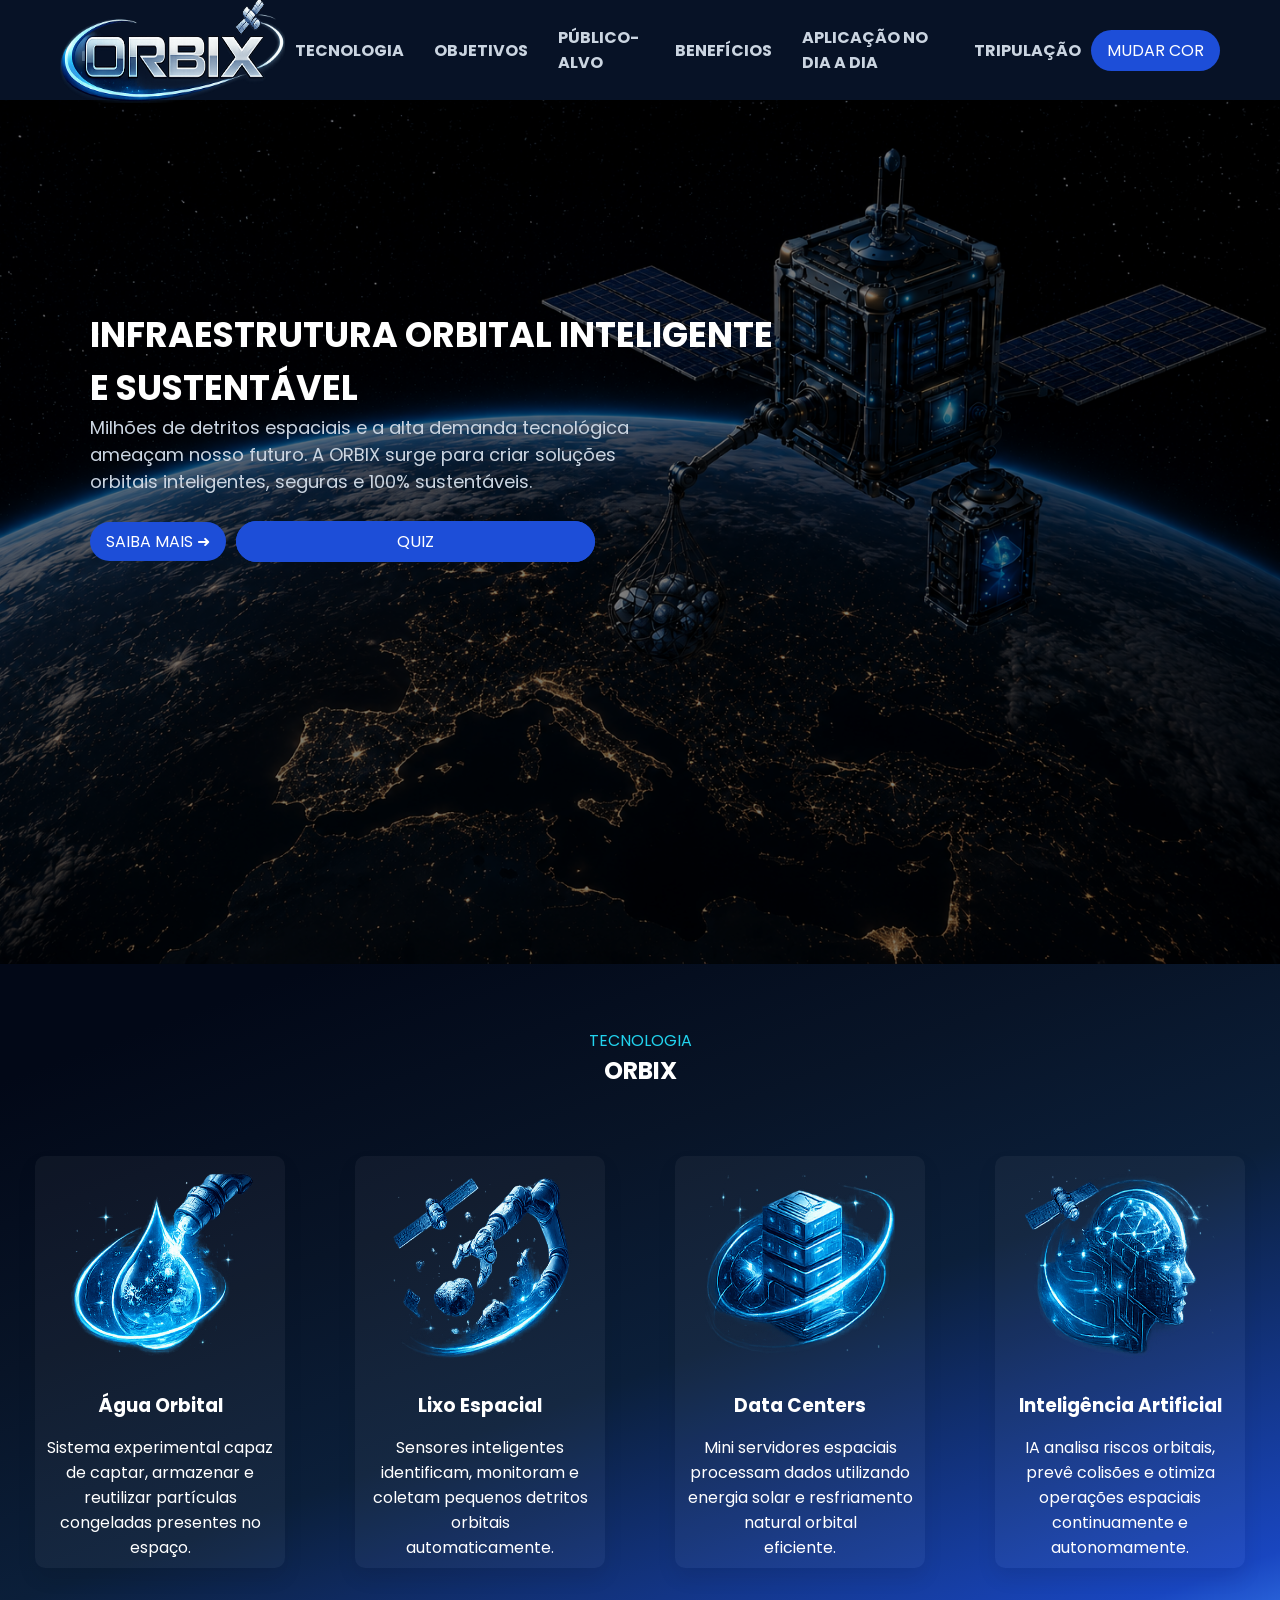
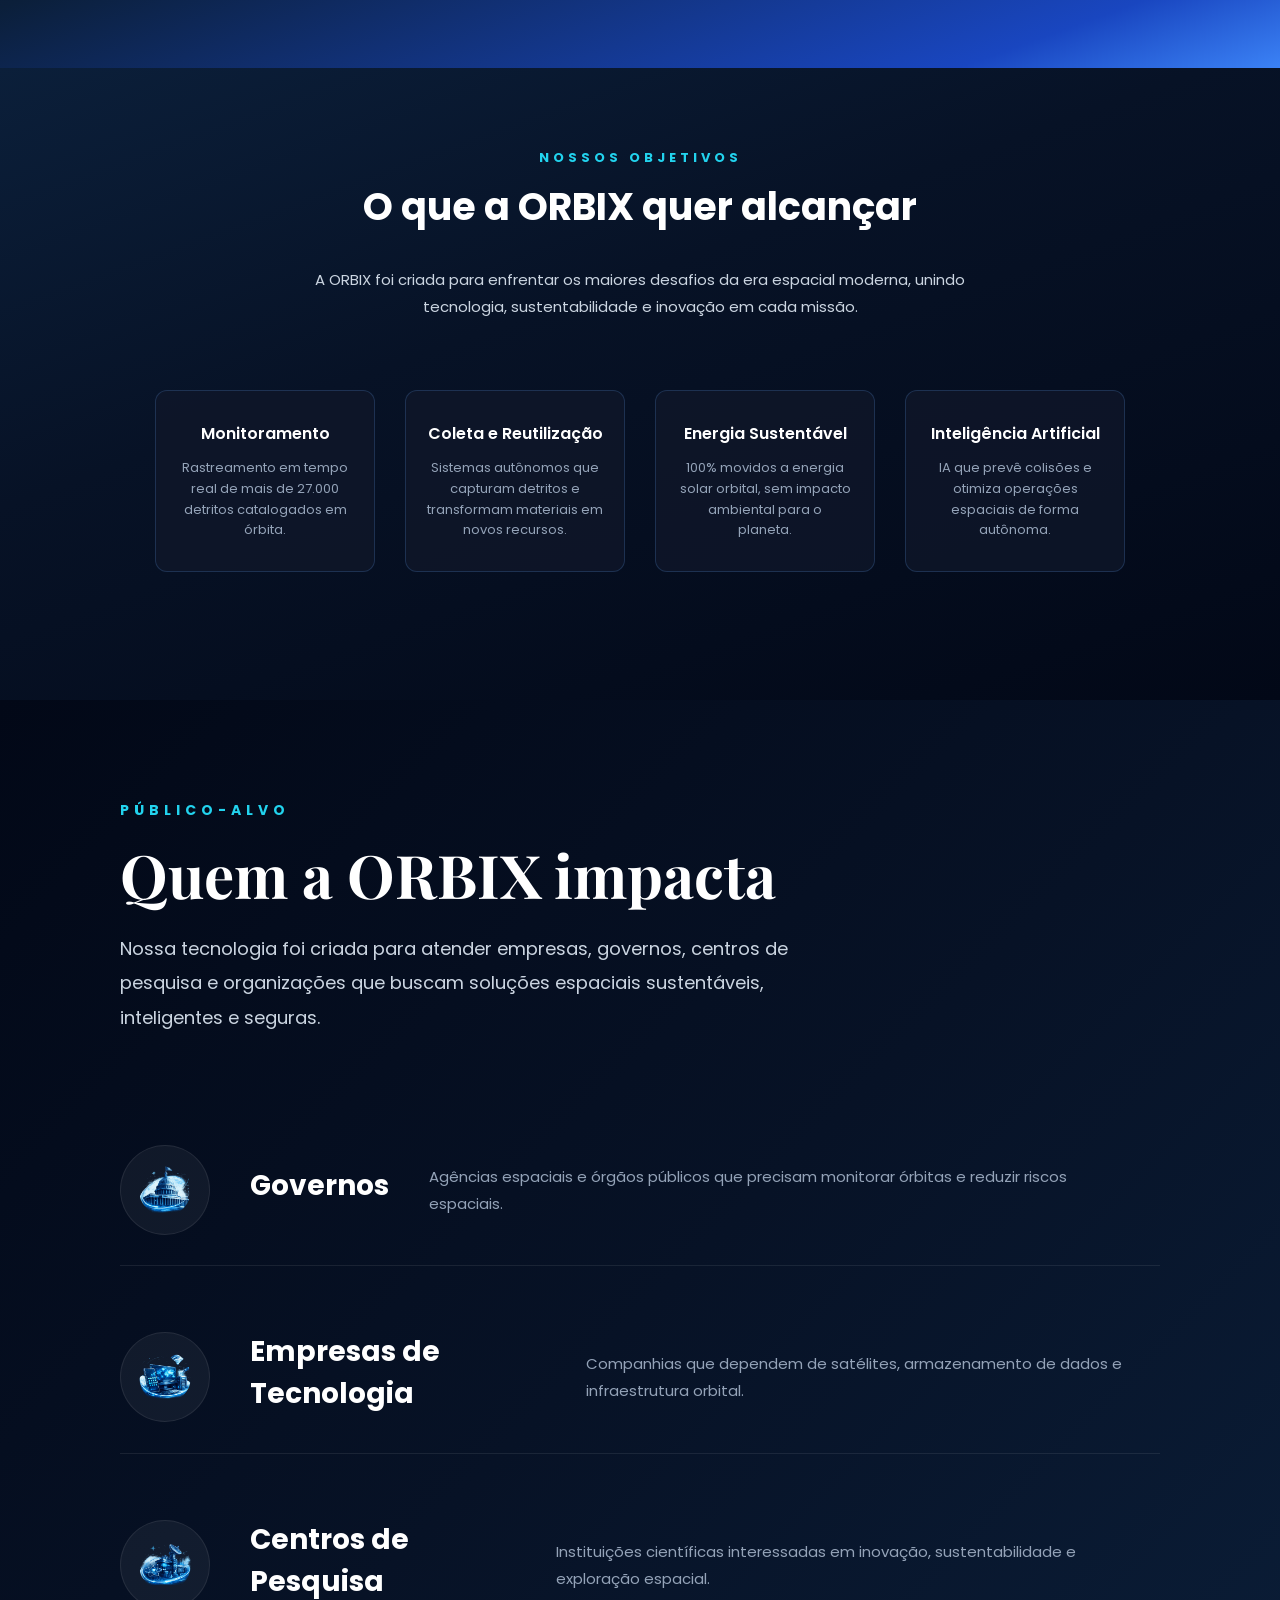
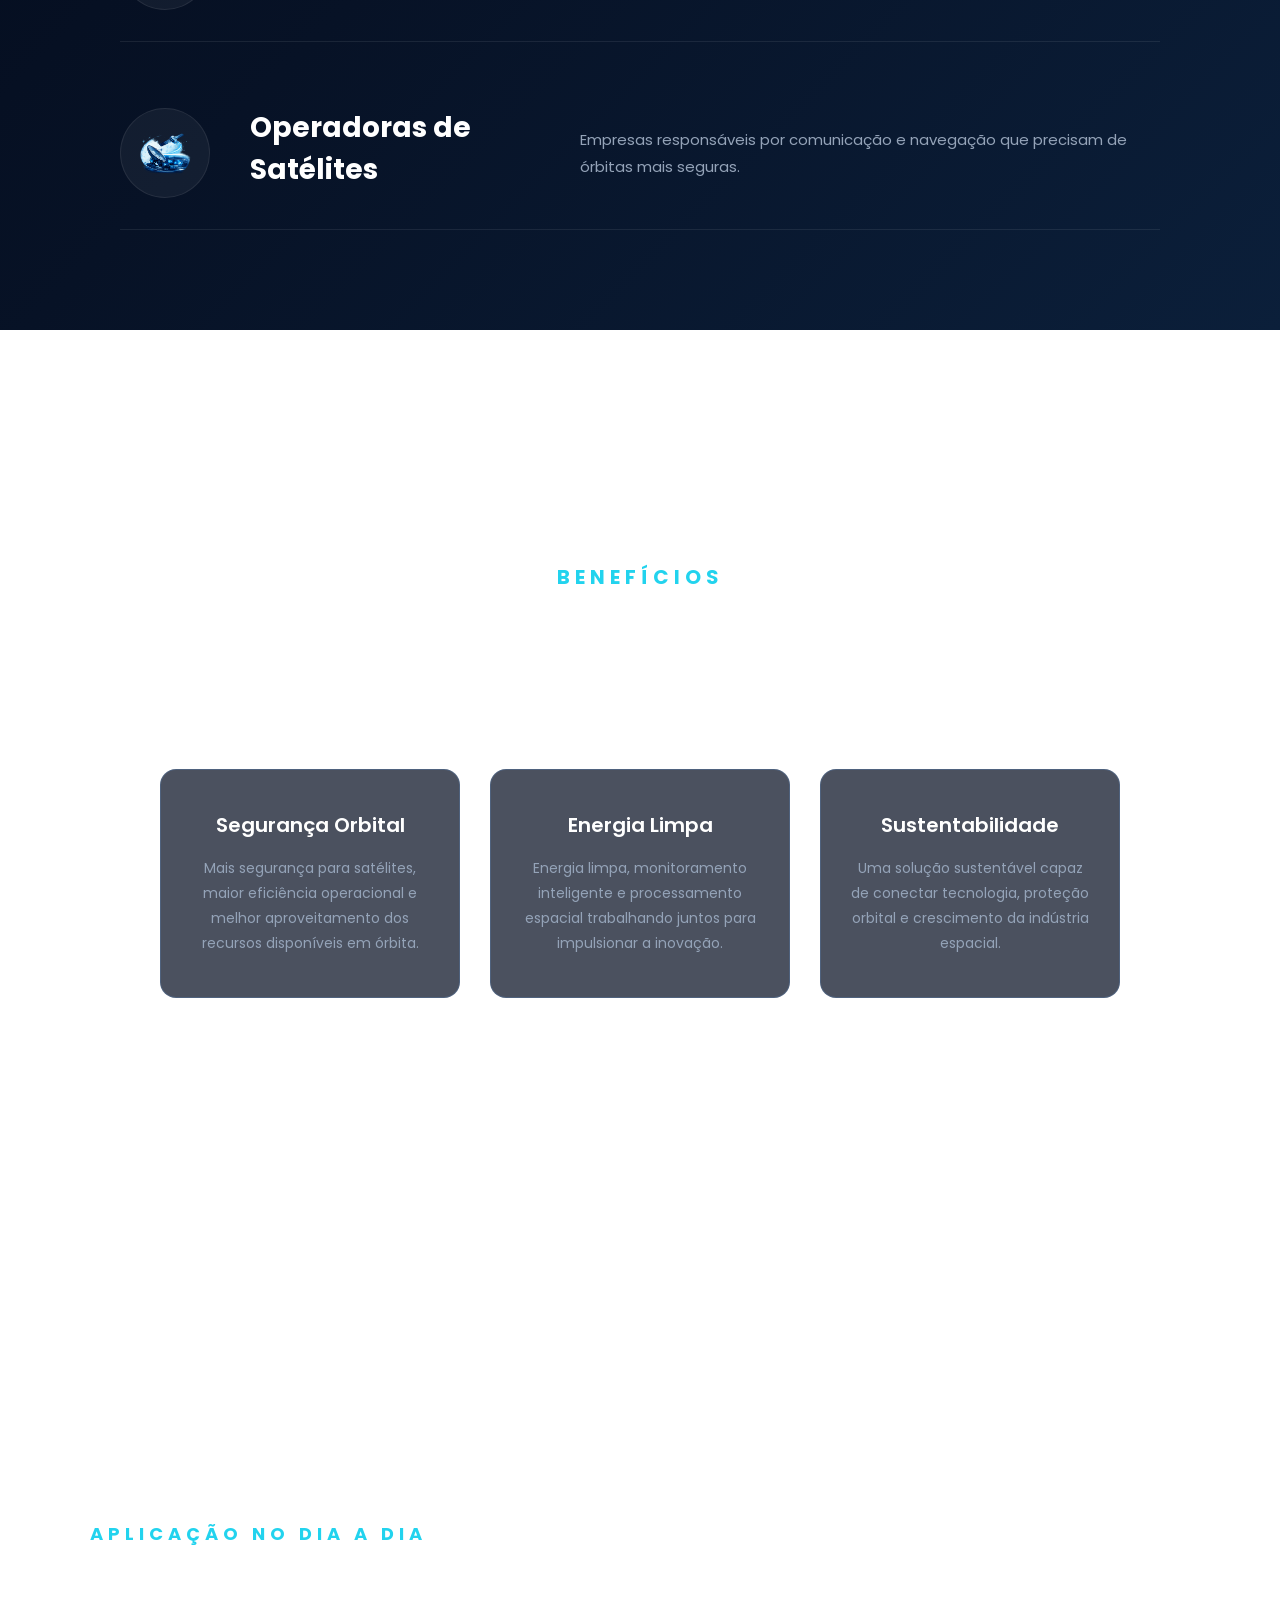
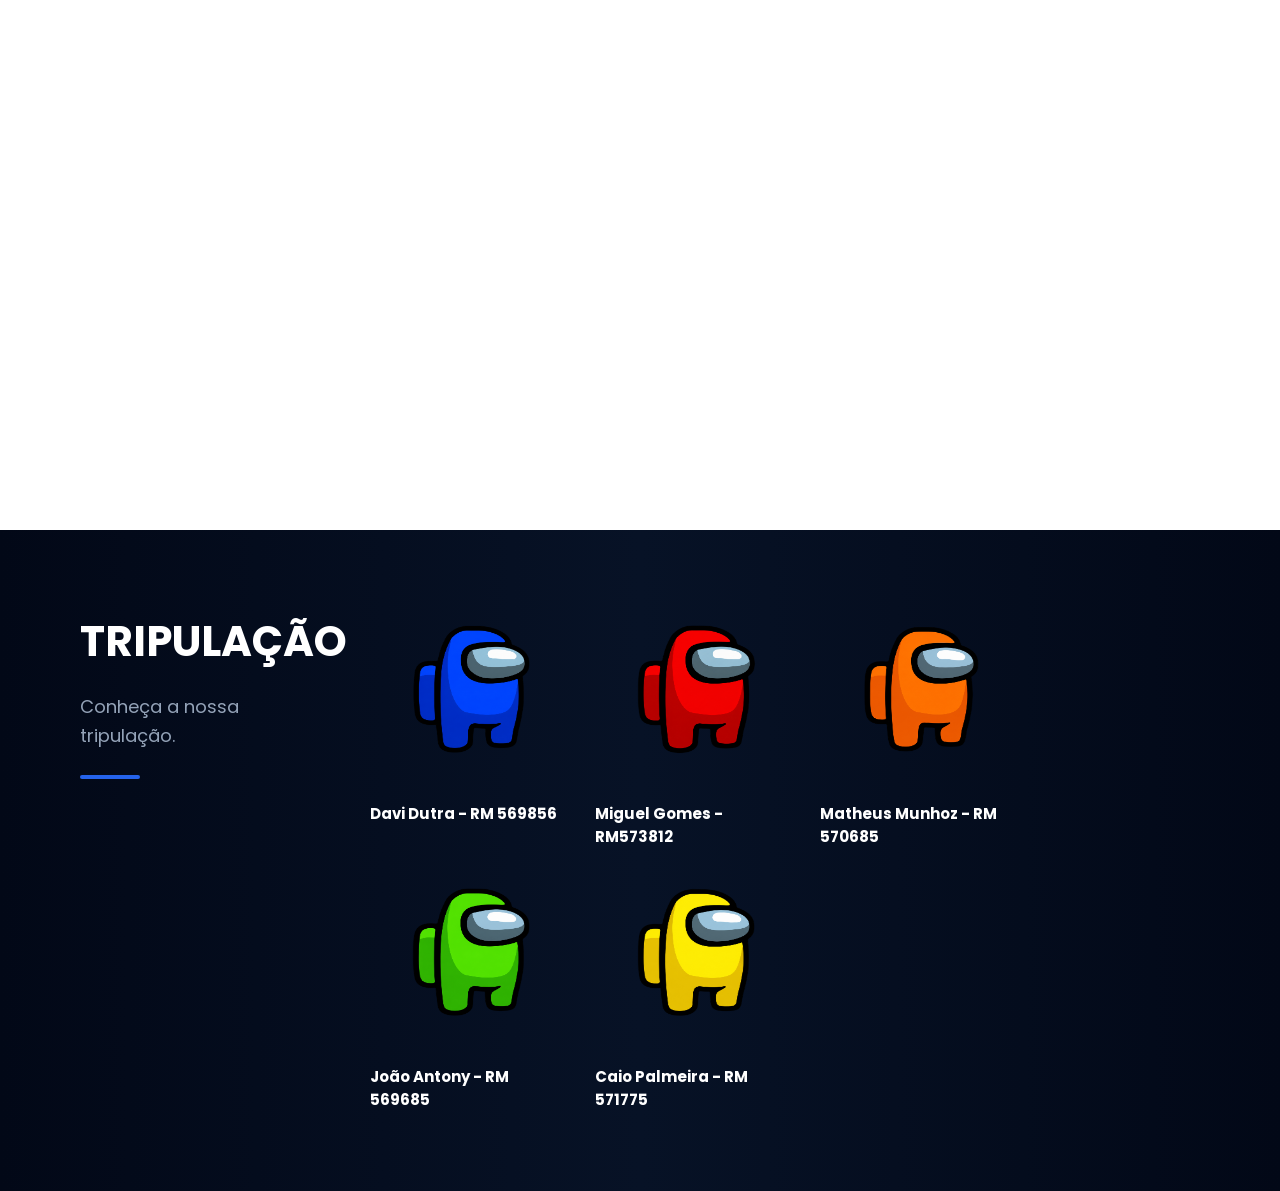
<file: index.html>
<!DOCTYPE html>
<html lang="pt-BR">

<head>
    <meta charset="UTF-8">
    <meta name="viewport" content="width=device-width, initial-scale=1.0">
    <title>ORBIX</title>
    <link rel="preconnect" href="https://fonts.googleapis.com">
    <link rel="preconnect" href="https://fonts.gstatic.com" crossorigin>

    <link
        href="https://fonts.googleapis.com/css2?family=Playfair+Display:wght@600;700;800&family=Poppins:wght@300;400;500;600&display=swap"
        rel="stylesheet">
    <link rel="stylesheet" href="./css/styles.css">


</head>

<body>
    <section class="hero">
        <header class="header-hero">
            <div class="logoDiv">
                <img src="./images/ChatGPT Image 27 de mai. de 2026, 12_56_49.png" alt="Logo do projeto ORBIX"
                    class="logo">
            </div>
            <nav class="nav-hero">
                <ul class="menu-list">
                    <li><a href="#tecnologia" class="menu-list-item">TECNOLOGIA</a></li>
                    <li><a href="#objetivos" class="menu-list-item">OBJETIVOS</a></li>
                    <li><a href="#publico-alvo" class="menu-list-item">PÚBLICO-ALVO</a></li>
                    <li><a href="#beneficios" class="menu-list-item">BENEFÍCIOS</a></li>
                    <li><a href="#aplicacaodia" class="menu-list-item">APLICAÇÃO NO DIA A DIA</a></li>
                    <li><a href="#tripulacao" class="ultimo">TRIPULAÇÃO</a></li>
                </ul>
            </nav>
            <div class="btnDiv">
                <a href="#" id = "btn" class="menu-btn">MUDAR COR</a>
            </div>
        </header>
        <div class="container">
            <div class="slideshow">
                <img src="./images/ChatGPT Image 28_05_2026, 13_29_01.png" class="slide espaço ativo">
                <img src="./images/ChatGPT Image 2_06_2026, 14_30_50.png" class="slide espaço">
                <img src="./images/ChatGPT Image 2_06_2026, 14_21_42.png" class="slide espaço">
            </div>
            <div class="box">
                <h2></h2>
                <h1>INFRAESTRUTURA ORBITAL INTELIGENTE<br>E SUSTENTÁVEL</h1>
                <p>Milhões de detritos espaciais e a alta demanda tecnológica <br>ameaçam nosso futuro. A ORBIX surge
                    para criar soluções <br>orbitais inteligentes, seguras e 100% sustentáveis.</p>
                <a href="https://github.com/orbix-gs/orbix-gs" class="btn-sm" target="_blank">SAIBA MAIS ➜</a>
                <a href="quiz.html" class="btn-quiz" target="_blank">QUIZ</a>
            </div>
        </div>
    </section>
    <section class="hero1" id="tecnologia">
        <div class="subtitle">
            <p>TECNOLOGIA</p>
            <h2>ORBIX</h2>
        </div>
        <div class="container1">
            <div class="card">
                <img src="./images/agua.png" alt="Imagem de Agua sendo armazenada">
                <h3>Água Orbital</h3>
                <p>Sistema experimental capaz de captar, armazenar e reutilizar partículas congeladas presentes no
                    espaço.</p>
            </div>
            <div class="card">
                <img src="./images/lixoespacial.png" alt="Imagem de um braço robótico e um satélite">
                <h3>Lixo Espacial</h3>
                <p>Sensores inteligentes identificam, monitoram e coletam pequenos detritos orbitais
                    <br>automaticamente.</p>
            </div>
            <div class="card">
                <img src="./images/3.png" alt="Imagem Representando um mini Data Center ">
                <h3>Data Centers</h3>
                <p>Mini servidores espaciais processam dados utilizando energia solar e resfriamento natural orbital
                    <br>eficiente.</p>
            </div>
            <div class="card">
                <img src="./images/ia.png" alt="Imagem representando a IA">
                <h3>Inteligência Artificial</h3>
                <p>IA analisa riscos orbitais, prevê colisões e otimiza operações espaciais continuamente e
                    autonomamente.</p>
            </div>
        </div>
    </section>
    <section class="hero2" id="objetivos">
        <div class="container2">
            <div class="box2-header">
                <h2>NOSSOS OBJETIVOS</h2>
                <h1>O que a ORBIX quer alcançar</h1>
                <p>A ORBIX foi criada para enfrentar os maiores desafios da era espacial moderna, unindo tecnologia,
                    sustentabilidade e inovação em cada missão.</p>
            </div>
            <div class="objetivos-">
                <div class="objetivo-item">
                    <h3>Monitoramento</h3>
                    <p>Rastreamento em tempo real de mais de 27.000 detritos catalogados em órbita.</p>
                </div>
                <div class="objetivo-item">
                    <h3>Coleta e Reutilização</h3>
                    <p>Sistemas autônomos que capturam detritos e transformam materiais em novos recursos.</p>
                </div>
                <div class="objetivo-item">
                    <h3>Energia Sustentável</h3>
                    <p>100% movidos a energia solar orbital, sem impacto ambiental para o <br>planeta.</p>
                </div>
                <div class="objetivo-item">
                    <h3>Inteligência Artificial</h3>
                    <p>IA que prevê colisões e otimiza operações espaciais de forma autônoma.</p>
                </div>
            </div>
        </div>
    </section>
    <section class="publico-alvo" id="publico-alvo">
        <div class="publico-header">
            <h2>PÚBLICO-ALVO</h2>
            <h1>Quem a ORBIX impacta</h1>
            <p>Nossa tecnologia foi criada para atender empresas, governos, centros de pesquisa e organizações que buscam soluções espaciais sustentáveis, inteligentes e seguras.
            </p>
        </div>
        <div class="publico-cards">
            <div class="publico-card">
                <img src="./images/governos.png" alt="Imagem Governo">
                <h3>Governos</h3>
                <p>Agências espaciais e órgãos públicos que precisam monitorar órbitas e reduzir riscos espaciais.
                </p>
            </div>
            <div class="publico-card">
                <img src="./images/2.png" alt="Imagem Empresas">
                <h3>Empresas de Tecnologia</h3>
                <p>Companhias que dependem de satélites, armazenamento de dados e infraestrutura orbital.
                </p>
            </div>
            <div class="publico-card">
                <img src="./images/sat.png" alt="Imagem Pesquisa">
                <h3>Centros de Pesquisa</h3>
                <p>Instituições científicas interessadas em inovação, sustentabilidade e exploração espacial.
                </p>
            </div>
            <div class="publico-card">
                <img src="./images/satfr.png" alt="Imagem Satélites">
                <h3>Operadoras de Satélites</h3>
                <p>Empresas responsáveis por comunicação e navegação que precisam de órbitas mais seguras.
                </p>
            </div>
        </div>
    </section>
    <section class="beneficios" id="beneficios">
    <div class="beneficios-header">
        <h2>BENEFÍCIOS</h2>
        <h1>UMA NOVA GERAÇÃO DE<br>OPERAÇÕES ORBITAIS</h1>
    </div>
    <div class="beneficios-cards">
        <div class="beneficio-card">
            <h3>Segurança Orbital</h3>
            <p>Mais segurança para satélites, maior eficiência operacional e melhor aproveitamento dos recursos disponíveis em órbita.</p>
        </div>
        <div class="beneficio-card">
            <h3>Energia Limpa</h3>
            <p>Energia limpa, monitoramento inteligente e processamento espacial trabalhando juntos para impulsionar a inovação.</p>
        </div>
        <div class="beneficio-card">
            <h3>Sustentabilidade</h3>
            <p>Uma solução sustentável capaz de conectar tecnologia, proteção orbital e crescimento da indústria espacial.</p>
        </div>
    </div>
    </section>
    <section class="aplicacao" id="aplicacaodia">
        <div class="aplicDiv">
            <div class="boxApli">
                <h2>APLICAÇÃO NO DIA A DIA</h2>
                <h1>TECNOLOGIA ESPACIAL COM IMPACTO REAL</h1>
                <p>O ORBIX fortalece a infraestrutura responsável por serviços digitais utilizados diariamente <br>em todo o planeta.<br>Comunicações, localização, previsão climática e pesquisas espaciais <br>tornam-se mais seguras e eficientes.<br> Dessa forma, a tecnologia orbital gera benefícios concretos para empresas, <br>governos e sociedade. </p>
            </div>
        </div>
    </section>
    <section class="tripulacao" id="tripulacao">
        <div class="tipos-info">
            <h2>TRIPULAÇÃO</h2>
            <p>Conheça a nossa tripulação.</p>
            <div class="linha"></div>
        </div>
        <div class="cards-pessoas">
            <div class="pessoa">
                <img src="./images/azul.png" alt="boneco among-us azul">
                <h3>Davi Dutra - RM 569856</h3>
            </div>
            <div class="pessoa">
                <img src="./images/vermelho.png" alt="boneco among-us vermelho">
                <h3>Miguel Gomes - RM573812</h3>
            </div>
            <div class="pessoa">
                <img src="./images/laranja.png" alt="boneco among-us laranja">
                <h3>Matheus Munhoz - RM 570685</h3>
            </div>
            <div class="pessoa">
                <img src="./images/verde.png" alt="boneco among-us verde">
                <h3>João Antony - RM 569685</h3>
            </div>
            <div class="pessoa">
                <img src="./images/amarelo.png" alt="boneco among-us amarelo">
                <h3>Caio Palmeira - RM 571775</h3>
            </div>
        </div>
    </section>
    <script src="./js/script.js"></script>
</body>

</html>
</file>
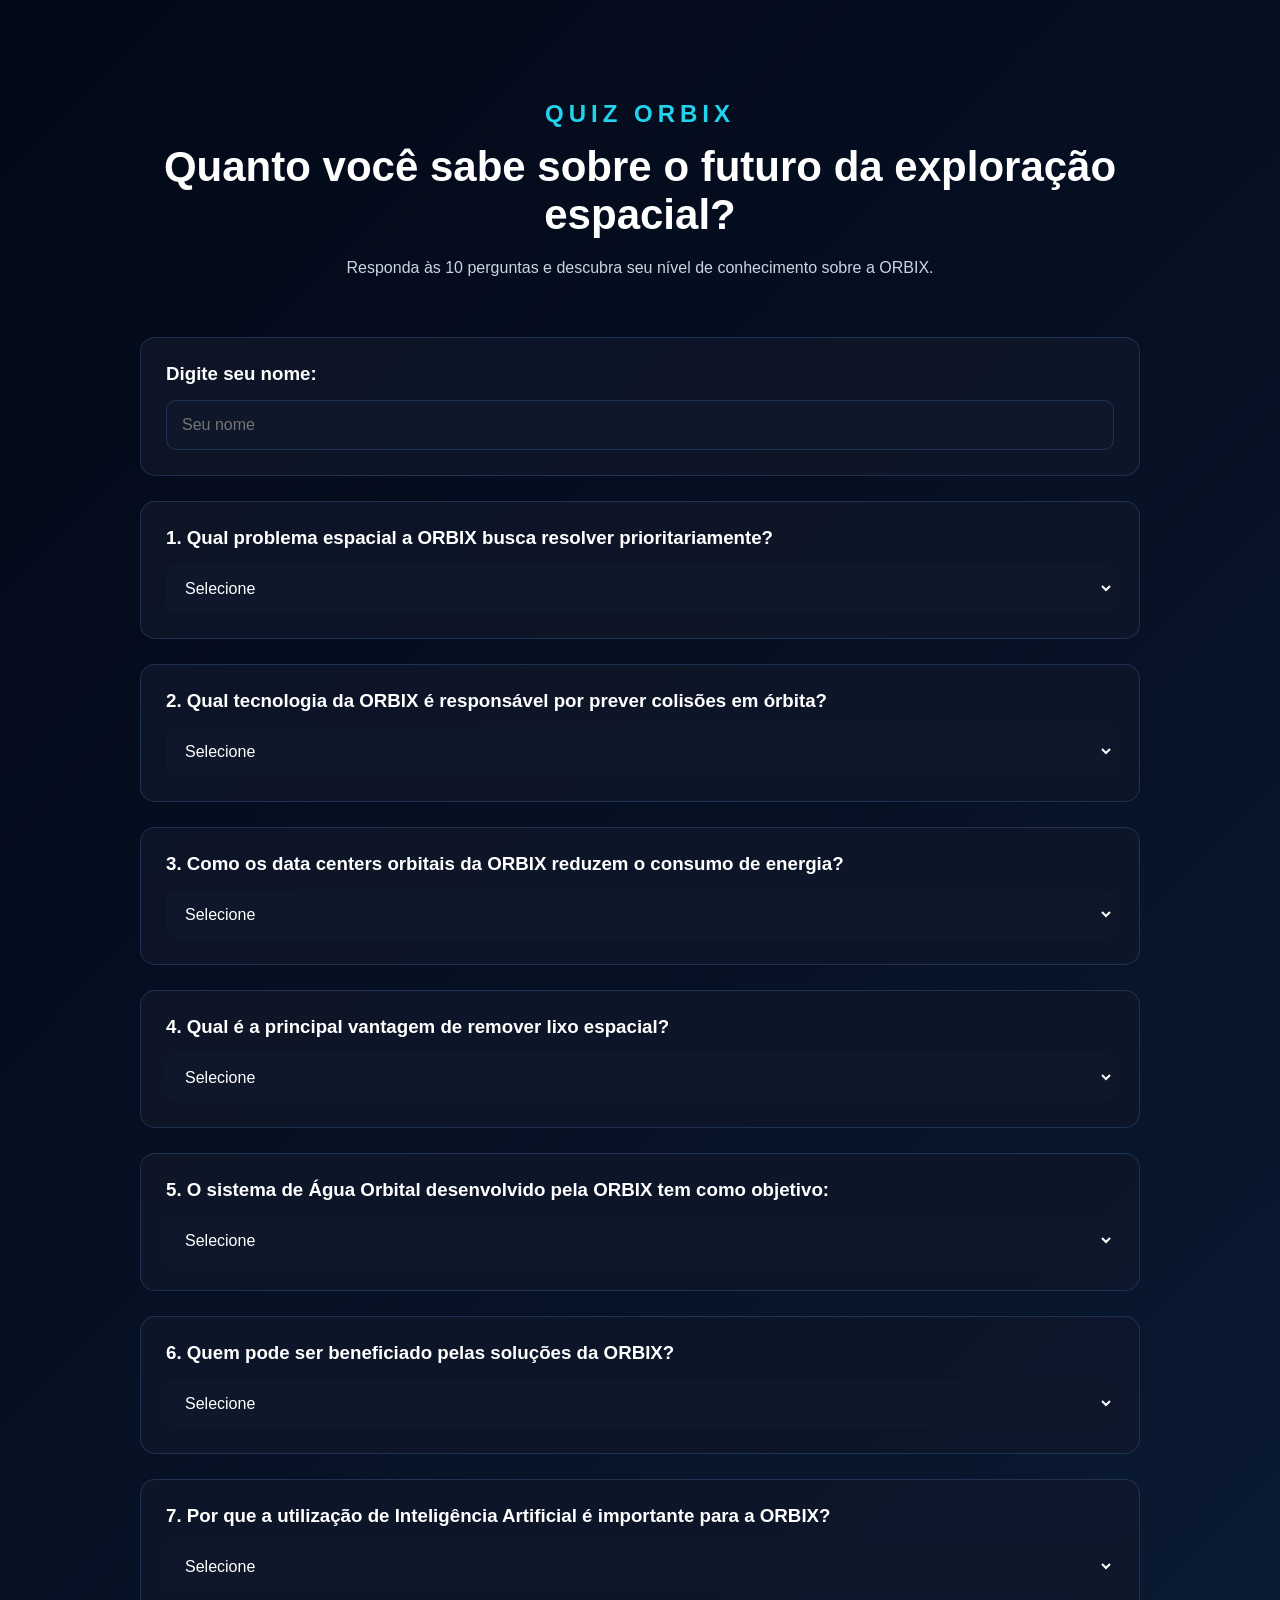
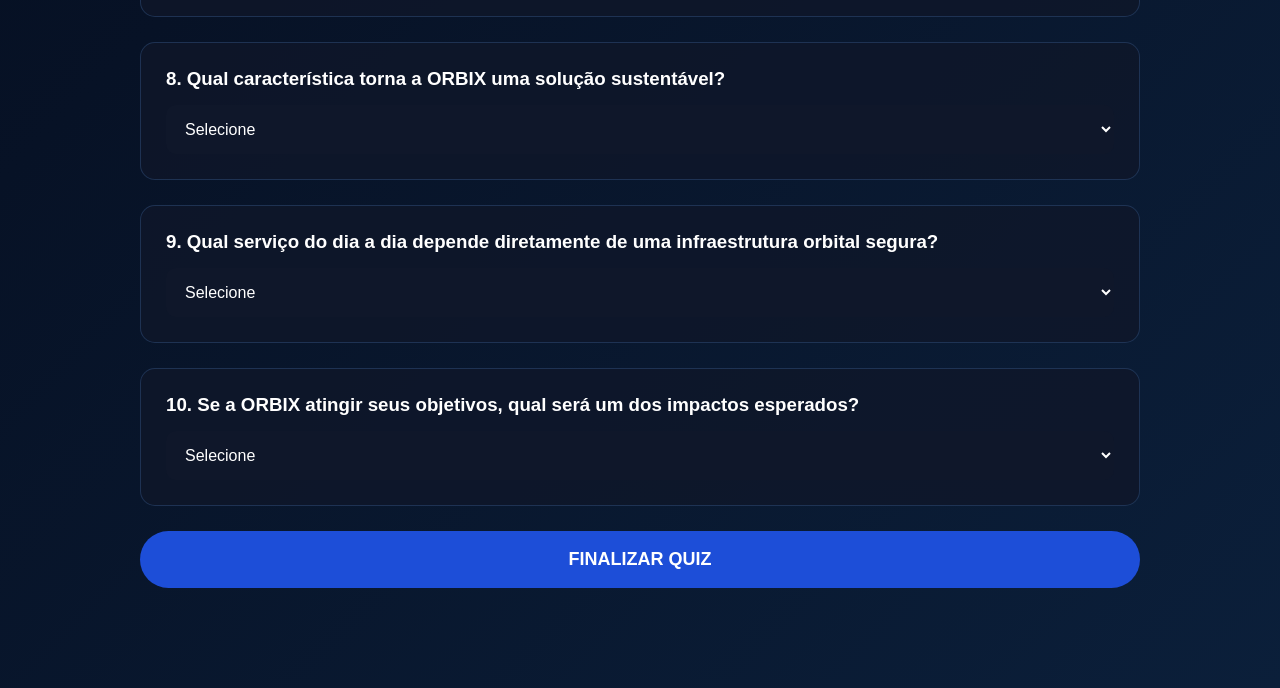
<file: quiz.html>
<!DOCTYPE html>
<html lang="pt-BR">
<head>
    <meta charset="UTF-8">
    <meta name="viewport" content="width=device-width, initial-scale=1.0">
    <title>Quiz</title>
    <link rel="stylesheet" href="./css/styles.css">
</head>
<body>
    <section class="quiz-orbix">
    <div class="quiz-container">

        <div class="quiz-header">
            <h2>QUIZ ORBIX</h2>
            <h1>Quanto você sabe sobre o futuro da exploração espacial?</h1>
            <p>Responda às 10 perguntas e descubra seu nível de conhecimento sobre a ORBIX.</p>
        </div>
        <div class="pergunta">
            <h3>Digite seu nome:</h3>
            <input type="text" id="nome" placeholder="Seu nome" required>
        </div>
        <form id="quizForm">

            <div class="pergunta">
                <h3>1. Qual problema espacial a ORBIX busca resolver prioritariamente?</h3>
                <select required>
                    <option value="">Selecione</option>
                    <option>A. Falta de astronautas em missões espaciais</option>
                    <option>B. Consumo excessivo de combustível dos foguetes</option>
                    <option data-correta="true">C. Acúmulo de detritos e riscos em órbita</option>
                    <option>D. Falta de telescópios espaciais</option>
                </select>
            </div>

            <div class="pergunta">
                <h3>2. Qual tecnologia da ORBIX é responsável por prever colisões em órbita?</h3>
                <select required>
                    <option value="">Selecione</option>
                    <option>A. Blockchain</option>
                    <option data-correta="true">B. Inteligência Artificial</option>
                    <option>C. Computação Quântica</option>
                    <option>D. Impressão 3D</option>
                </select>
            </div>

            <div class="pergunta">
                <h3>3. Como os data centers orbitais da ORBIX reduzem o consumo de energia?</h3>
                <select required>
                    <option value="">Selecione</option>
                    <option>A. Utilizando motores nucleares</option>
                    <option>B. Armazenando menos dados</option>
                    <option data-correta="true">C. Aproveitando energia solar e resfriamento natural do espaço</option>
                    <option>D. Operando apenas à noite</option>
                </select>
            </div>

            <div class="pergunta">
                <h3>4. Qual é a principal vantagem de remover lixo espacial?</h3>
                <select required>
                    <option value="">Selecione</option>
                    <option>A. Melhorar a internet terrestre</option>
                    <option data-correta="true">B. Aumentar a segurança de satélites e missões espaciais</option>
                    <option>C. Reduzir custos de energia</option>
                    <option>D. Facilitar viagens turísticas</option>
                </select>
            </div>

            <div class="pergunta">
                <h3>5. O sistema de Água Orbital desenvolvido pela ORBIX tem como objetivo:</h3>
                <select required>
                    <option value="">Selecione</option>
                    <option data-correta="true">A. Captar, armazenar e reutilizar partículas congeladas no espaço</option>
                    <option>B. Produzir combustível para foguetes</option>
                    <option>C. Criar atmosferas artificiais</option>
                    <option>D. Resfriar computadores terrestres</option>
                </select>
            </div>

            <div class="pergunta">
                <h3>6. Quem pode ser beneficiado pelas soluções da ORBIX?</h3>
                <select required>
                    <option value="">Selecione</option>
                    <option>A. Apenas governos</option>
                    <option>B. Apenas empresas privadas</option>
                    <option data-correta="true">C. Governos, empresas, centros de pesquisa e operadoras de satélites</option>
                    <option>D. Apenas centros de pesquisa</option>
                </select>
            </div>

            <div class="pergunta">
                <h3>7. Por que a utilização de Inteligência Artificial é importante para a ORBIX?</h3>
                <select required>
                    <option value="">Selecione</option>
                    <option>A. Para substituir satélites antigos</option>
                    <option>B. Para construir foguetes automaticamente</option>
                    <option data-correta="true">C. Para analisar riscos e otimizar operações orbitais</option>
                    <option>D. Para criar novos planetas artificiais</option>
                </select>
            </div>

            <div class="pergunta">
                <h3>8. Qual característica torna a ORBIX uma solução sustentável?</h3>
                <select required>
                    <option value="">Selecione</option>
                    <option data-correta="true">A. Reutilização de recursos e uso de energia limpa</option>
                    <option>B. Uso de combustíveis fósseis mais eficientes</option>
                    <option>C. Coleta de lixo urbano</option>
                    <option>D. Produção agrícola</option>
                </select>
            </div>

            <div class="pergunta">
                <h3>9. Qual serviço do dia a dia depende diretamente de uma infraestrutura orbital segura?</h3>
                <select required>
                    <option value="">Selecione</option>
                    <option>A. Coleta de lixo urbano</option>
                    <option data-correta="true">B. Sistemas de navegação e comunicação por satélite</option>
                    <option>C. Distribuição de água</option>
                    <option>D. Produção agrícola</option>
                </select>
            </div>

            <div class="pergunta">
                <h3>10. Se a ORBIX atingir seus objetivos, qual será um dos impactos esperados?</h3>
                <select required>
                    <option value="">Selecione</option>
                    <option>A. Eliminar a necessidade de satélites</option>
                    <option>B. Substituir a internet terrestre</option>
                    <option data-correta="true">C. Tornar as operações espaciais mais seguras e eficientes</option>
                    <option>D. Encerrar as missões espaciais</option>
                </select>
            </div>

            <button type="submit" class="btnQuiz">
                FINALIZAR QUIZ
            </button>

        </form>

        <div id="resultado"></div>
    </div>
</section>
<script src="./js/quiz.js"></script>
</body>
</html>
</file>
<file: css/styles.css>
:root {
    --space-black: #020817;
    --deep-space: #071226;
    --midnight-blue: #0B1F3A;
    --orbit-blue: #1D4ED8;
    --electric-blue: #3B82F6;
    --sky-blue: #60A5FA;
    --color-branco: #FFFFFF;
    --cyan-glow: #22D3EE;
    --neon-light: #93C5FD;
    --text-primary: #FFFFFF;
    --text-secondary: #CBD5E1;
    --text-muted: #94A3B8;
    --card-bg: rgba(15, 23, 42, 0.8);
    --border-color: rgba(96, 165, 250, 0.2);
    --gradient-space: linear-gradient(135deg, #020817 0%, #071226 50%, #0B1F3A 100%);
    --gradient-glow: linear-gradient(90deg, #1D4ED8, #22D3EE);
}

* {
    margin: 0;
    padding: 0;
    box-sizing: border-box;
    font-family: 'Poppins', sans-serif;
}

html {
    scroll-behavior: smooth;
}

.hero {
    width: 100%;
    min-height: 100vh;
    display: flex;
    align-items: center;
    justify-content: center;
}

.header-hero {
    background-color: var(--deep-space);
    height: 100px;
    display: flex;
    align-items: center;
    padding-inline: 50px;
    position: absolute;
    top: 0%;
    width: 100%;
    justify-content: space-between;
}

.logoDiv {
    height: 3%;
    display: flex;
    align-items: center;
    padding-inline: 10px;
    position: static;
    width: auto;
    padding-bottom: 30px;
}

.logo {
    height: 15dvh;
    width: 25dvh;
    padding-top: 30px;
}

nav {
    display: flex;
    justify-content: center;
    align-items: center;
    padding-left: 0;
    padding-top: 0;
    flex: 1;
}

.menu-list {
    display: flex;
    gap: 30px;
    list-style: none;
    justify-content: center;
    align-items: center;
    font-size: 16px;
    padding-left: 0;
    margin-left: 0;
}

.menu-list a {
    color: var(--text-secondary);
    text-decoration: none;
    cursor: pointer;
    transition: 0.3s;
    font-weight: bold;
    padding-bottom: 8px;
}

.menu-list a:hover {
    color: var(--orbit-blue);
    border-bottom: 3px solid var(--orbit-blue);
}

.menu-list a:hover::after {
    width: 100%;
}

.btn-quiz {
    background-color: var(--orbit-blue);
    color: var(--color-branco);
    padding: 8px 160px;
    border-radius: 30PX;
    transition: 0.3s;
    cursor: pointer;
    text-decoration: none;
    margin-left: 1%;
    border: solid 1px var(--orbit-blue);
}

.menu-btn,
.btn-sm {
    background-color: var(--orbit-blue);
    color: var(--color-branco);
    padding: 8px 16px;
    border-radius: 30PX;
    transition: 0.3s;
    cursor: pointer;
    text-decoration: none;
}

.btn-quiz:hover {
    background-color: transparent;
}

.menu-btn:hover,
.btn-sm:hover {
    background-color: var(--cyan-glow);
    color: var(--color-branco);
}

.btnDiv {
    display: flex;
    align-items: center;
    padding-inline: 10px;
    height: 100px;
}

.box P {
    margin-bottom: 5%;
}

.header-hero {
    z-index: 999;
}

.container {
    background-repeat: no-repeat;
    background-size: cover;
    background-position: center center;
    width: 100%;
    min-height: 100vh;
    position: relative;
    overflow: hidden;
    margin-top: 5%;
    display: flex;
    align-items: center;
    justify-content: flex-start;
}

.slideshow {
    position: absolute;
    inset: 0;
    z-index: 1;
}

.slide {
    position: absolute;
    width: 100%;
    height: 100%;
    object-fit: cover;
    opacity: 0;
    transition: opacity 1.5s ease;
}

.slide.ativo {
    opacity: 1;
}

.slideshow::after {
    content: "";
    position: absolute;
    inset: 0;
    background: rgba(0,0,0,.5);
}

.box {
    color: var(--color-branco);
    margin-inline: 30px;
    margin-bottom: 15%;
    margin-left: 7%;
    margin-top: 2%;
    position: relative;
    z-index: 2;
}

.box h2 {
    font-size: 20px;
}

.box h1 {
    font-size: 35px;
}

.box p {
    color: var(--text-secondary);
    font-size: 18px;
}

.hero1 {
    background: linear-gradient(160deg, #020817 10%, #081427 35%, #0B1F3A 55%, #1946c0 90%, #3B82F6 100%);
    margin-inline: auto;
    display: flex;
    align-items: center;
    justify-content: center;
    flex-direction: column;
    text-align: center;
    gap: 30px;
    color: var(--color-branco);
}

.container1 {
    display: flex;
    align-items: center;
    justify-content: center;
    gap: 30px;
    margin-top: 3%;
}

.container1 img {
    height: 200px;
    width: 200px;
}

.subtitle {
    margin-top: 5%;
}

.subtitle p {
    color: var(--cyan-glow);
}

.card {
    background: rgba(255, 255, 255, 0.041);
    display: flexbox;
    justify-content: center;
    align-items: center;
    text-align: center;
    margin-inline: 20px;
    border: 2px solid var(--color-white);
    border-radius: 10px;
    box-shadow: 0 10px 20px rgba(0, 0, 0, 0.08);
    margin-bottom: 100px;
    width: 250px;
    padding: 8px;
    transition: .5s;
}

.card:hover {
    border: solid 2px var(--cyan-glow);
    scale: 1.1;
}

.card h3 {
    margin-bottom: 15px;
}

.card img {
    margin-bottom: 20px;
    padding: 5px;
}

.hero2 {
    background: linear-gradient(160deg, #0B1F3A 0%, #071226 40%, #020817 100%);
    min-height: 70dvh;
    width: 100%;
    display: flex;
    align-items: flex-start;
    justify-content: center;
    color: var(--color-branco);
    position: relative;
    padding-top: 80px;
}

.container2 {
    display: flex;
    flex-direction: column;
    align-items: center;
    justify-content: center;
    gap: 40px;
    width: 100%;
    padding-inline: 80px;
    text-align: center;
    margin-bottom: 10%;
}

.satelite-decorativo {
    position: absolute;
    bottom: 20px;
    left: 50%;
    transform: translateX(-50%);
    width: 500px;
    margin-bottom: 150px;
}

.box2-header {
    display: flex;
    flex-direction: column;
    align-items: center;
    gap: 16px;
    max-width: 650px;
}

.box2-header h2 {
    font-size: 13px;
    letter-spacing: 4px;
    color: var(--cyan-glow);
    text-transform: uppercase;
}

.box2-header h1 {
    font-size: 38px;
    font-weight: 700;
    line-height: 1.2;
}

.box2-header p {
    font-size: 15px;
    color: var(--text-secondary);
    line-height: 1.8;
    margin-top: 20px;
}

.objetivos- {
    display: flex;
    gap: 30px;
    justify-content: center;
    align-items: flex-start;
    margin-top: 30px;
}

.objetivo-item {
    display: flex;
    flex-direction: column;
    align-items: center;
    gap: 12px;
    max-width: 220px;
    padding: 30px 20px;
    border: 1px solid var(--border-color);
    border-radius: 12px;
    background: var(--card-bg);
    transition: 0.3s;
}

.objetivo-item:hover {
    border-color: var(--cyan-glow);
    scale: 1.05;
}

.objetivo-item h3 {
    font-size: 16px;
    font-weight: 600;
    color: var(--color-branco);
}

.objetivo-item p {
    font-size: 13px;
    color: var(--text-muted);
    line-height: 1.6;
    text-align: center;
}

ul {
    margin-left: 20px;
}

.tripulacao{
    width: 100%;
    padding: 80px;
    display: flex;
    align-items: flex-start;
    gap: 40px;
    background:
        linear-gradient(90deg, #020817, #071226, #020817);
}

.tipos-info {
    min-width: 250px;
}

.tipos-info h2 {
    color: white;
    font-size: 42px;
    margin-bottom: 20px;
}

.tipos-info p {
    color: #94A3B8;
    font-size: 18px;
    line-height: 1.6;
    margin-bottom: 25px;
}

.linha {
    width: 60px;
    height: 4px;
    background: #2563EB;
    border-radius: 10px;
}

.cards-pessoas {
    display: flex;
    gap: 25px;
    flex-wrap: wrap;
}

.pessoa {
    width: 200px;
    transition: 0.4s;
    cursor: pointer;
}

.pessoa:hover {
    transform: translateY(-8px);
}


.pessoa img {
    width: 100%;
    height: 170px;
    border-radius: 12px;
    margin-bottom: 15px;
}

.pessoa h3 {
    color: white;
    font-size: 15px;
    font-weight: bold;
}

.publico-alvo {
    width: 100%;
    min-height: 100dvh;
    padding: 100px 120px;
    background: linear-gradient(135deg, #020817 0%, #071226 50%, #0B1F3A 100%);
    display: flex;
    flex-direction: column;
    justify-content: center;
    gap: 80px;
}

.publico-header {
    max-width: 700px;
}

.publico-header h2 {
    color: var(--cyan-glow);
    font-size: 14px;
    letter-spacing: 5px;
    margin-bottom: 20px;
}

.publico-header h1 {
    color: var(--color-branco);
    font-size: 60px;
    line-height: 1.1;
    margin-bottom: 25px;
    font-family: 'Playfair Display', serif;
}

.publico-header p {
    color: var(--text-secondary);
    font-size: 18px;
    line-height: 1.9;
}

.publico-cards {
    display: flex;
    flex-direction: column;
    gap: 35px;
    width: 100%;
}

.publico-card {
    width: 100%;
    display: flex;
    align-items: center;
    gap: 40px;
    padding: 30px 0;
    border-bottom: 1px solid rgba(255, 255, 255, 0.08);
    transition: 0.4s;
}

.publico-card:hover {
    transform: translateX(15px);
    border-color: var(--cyan-glow);
}

.publico-card img {
    width: 90px;
    height: 90px;
    object-fit: contain;
    padding: 18px;
    border-radius: 50%;
    background: rgba(255, 255, 255, 0.05);
    border: 1px solid rgba(255, 255, 255, 0.08);
    transition: 0.4s;
}

.publico-card:hover img {
    background: rgba(34, 211, 238, 0.12);
    border-color: var(--cyan-glow);
}

.publico-card h3 {
    color: var(--color-branco);
    font-size: 28px;
    margin-bottom: 8px;
}

.publico-card p {
    color: var(--text-muted);
    font-size: 15px;
    line-height: 1.8;
    max-width: 700px;
}

.beneficios {
    background-image: linear-gradient(to bottom, rgba(0, 0, 0, .55)), url(../images/9.jpg);
    background-repeat: no-repeat;
    background-size: cover;
    background-position: top center;
    width: 100%;
    min-height: 100dvh;
    display: flex;
    flex-direction: column;
    align-items: center;
    justify-content: center;
    padding: 100px 80px;
    gap: 60px;
}

.beneficios-header {
    text-align: center;
    color: var(--color-branco);
}

.beneficios-header h2 {
    color: var(--cyan-glow);
    font-size: 20px;
    letter-spacing: 5px;
    margin-bottom: 16px;
}

.beneficios-header h1 {
    font-size: 42px;
    font-weight: 700;
    line-height: 1.2;
}

.beneficios-cards {
    display: flex;
    gap: 30px;
    justify-content: center;
    flex-wrap: wrap;
}

.beneficio-card {
    background: rgba(15, 23, 42, 0.75);
    border: 1px solid var(--border-color);
    border-radius: 16px;
    padding: 40px 30px;
    max-width: 300px;
    text-align: center;
    display: flex;
    flex-direction: column;
    align-items: center;
    gap: 16px;
    transition: 0.4s;
}

.beneficio-card:hover {
    border-color: var(--cyan-glow);
    transform: translateY(-8px);
    box-shadow: 0 0 25px rgba(34, 211, 238, 0.15);
}

.beneficio-card h3 {
    color: var(--color-branco);
    font-size: 20px;
    font-weight: 600;
}

.beneficio-card p {
    color: var(--text-muted);
    font-size: 14px;
    line-height: 1.8;
}

.aplicDiv {
    background-image: linear-gradient(to bottom, rgba(0, 0, 0, .8)), url(../images/moon2.jpg);
    background-repeat: no-repeat;
    background-size: cover;
    background-position: center center;
    width: 100%;
    min-height: 100dvh;
    padding-top: 150px  80px 80px 80px;
    display: flex;
    align-items: center;
    justify-content: flex-start;
}

.boxApli {
    color: var(--color-branco);
    margin-inline: 30px;
    margin-bottom: 3%;
    margin-left: 7%;
    margin-top: 2%;
}

.boxApli h2{
    color: var(--cyan-glow);
    font-size: 18px;
    letter-spacing: 5px;
    margin-bottom: 20px;
}

.boxApli h1 {
    font-size: 38px;
    font-weight: 700;
    line-height: 1.2;
}

.boxApli p {
    font-size: 18px;
    color: var(--text-primary);
    line-height: 1.8;
    margin-top: 20px;
}



.quiz-orbix{
    background: linear-gradient(
        135deg,
        #020817 0%,
        #071226 50%,
        #0B1F3A 100%
    );
    padding:100px 0;
}

.quiz-container{
    width:90%;
    max-width:1000px;
    margin:auto;
}

.quiz-header{
    text-align:center;
    margin-bottom:60px;
}

.quiz-header h2{
    color:#22D3EE;
    letter-spacing:5px;
    margin-bottom:15px;
}

.quiz-header h1{
    color:white;
    font-size:42px;
    margin-bottom:20px;
}

.quiz-header p{
    color:#CBD5E1;
}

.pergunta{
    background:rgba(15,23,42,.8);
    border:1px solid rgba(96,165,250,.2);
    border-radius:15px;
    padding:25px;
    margin-bottom:25px;
    transition:.4s;
}

.pergunta:hover{
    border-color:#22D3EE;
    transform:translateY(-5px);
}

.pergunta h3{
    color:white;
    margin-bottom:15px;
}

.pergunta select{
    width:100%;
    padding:15px;
    border:none;
    border-radius:10px;
    background:#0F172A;
    color:white;
    font-size:16px;
    outline:none;
}

.btnQuiz{
    width:100%;
    padding:18px;
    border:none;
    border-radius:50px;
    background:#1D4ED8;
    color:white;
    font-weight:bold;
    font-size:18px;
    cursor:pointer;
    transition:.4s;
}

.btnQuiz:hover{
    background:#22D3EE;
}

#resultado{
    margin-top:40px;
    text-align:center;
    padding:30px;
    border-radius:15px;
    display:none;
    background:rgba(15,23,42,.9);
    border:1px solid rgba(96,165,250,.2);
}

#resultado h2{
    color:#22D3EE;
    margin-bottom:20px;
}

#resultado p{
    color:white;
    font-size:22px;
}

.pergunta input{
    width:100%;
    padding:15px;
    border:none;
    border-radius:10px;
    background:#0F172A;
    color:white;
    font-size:16px;
    outline:none;
    border:1px solid rgba(96,165,250,.2);
}

.pergunta input:focus{
    border-color:#22D3EE;
}
</file>
